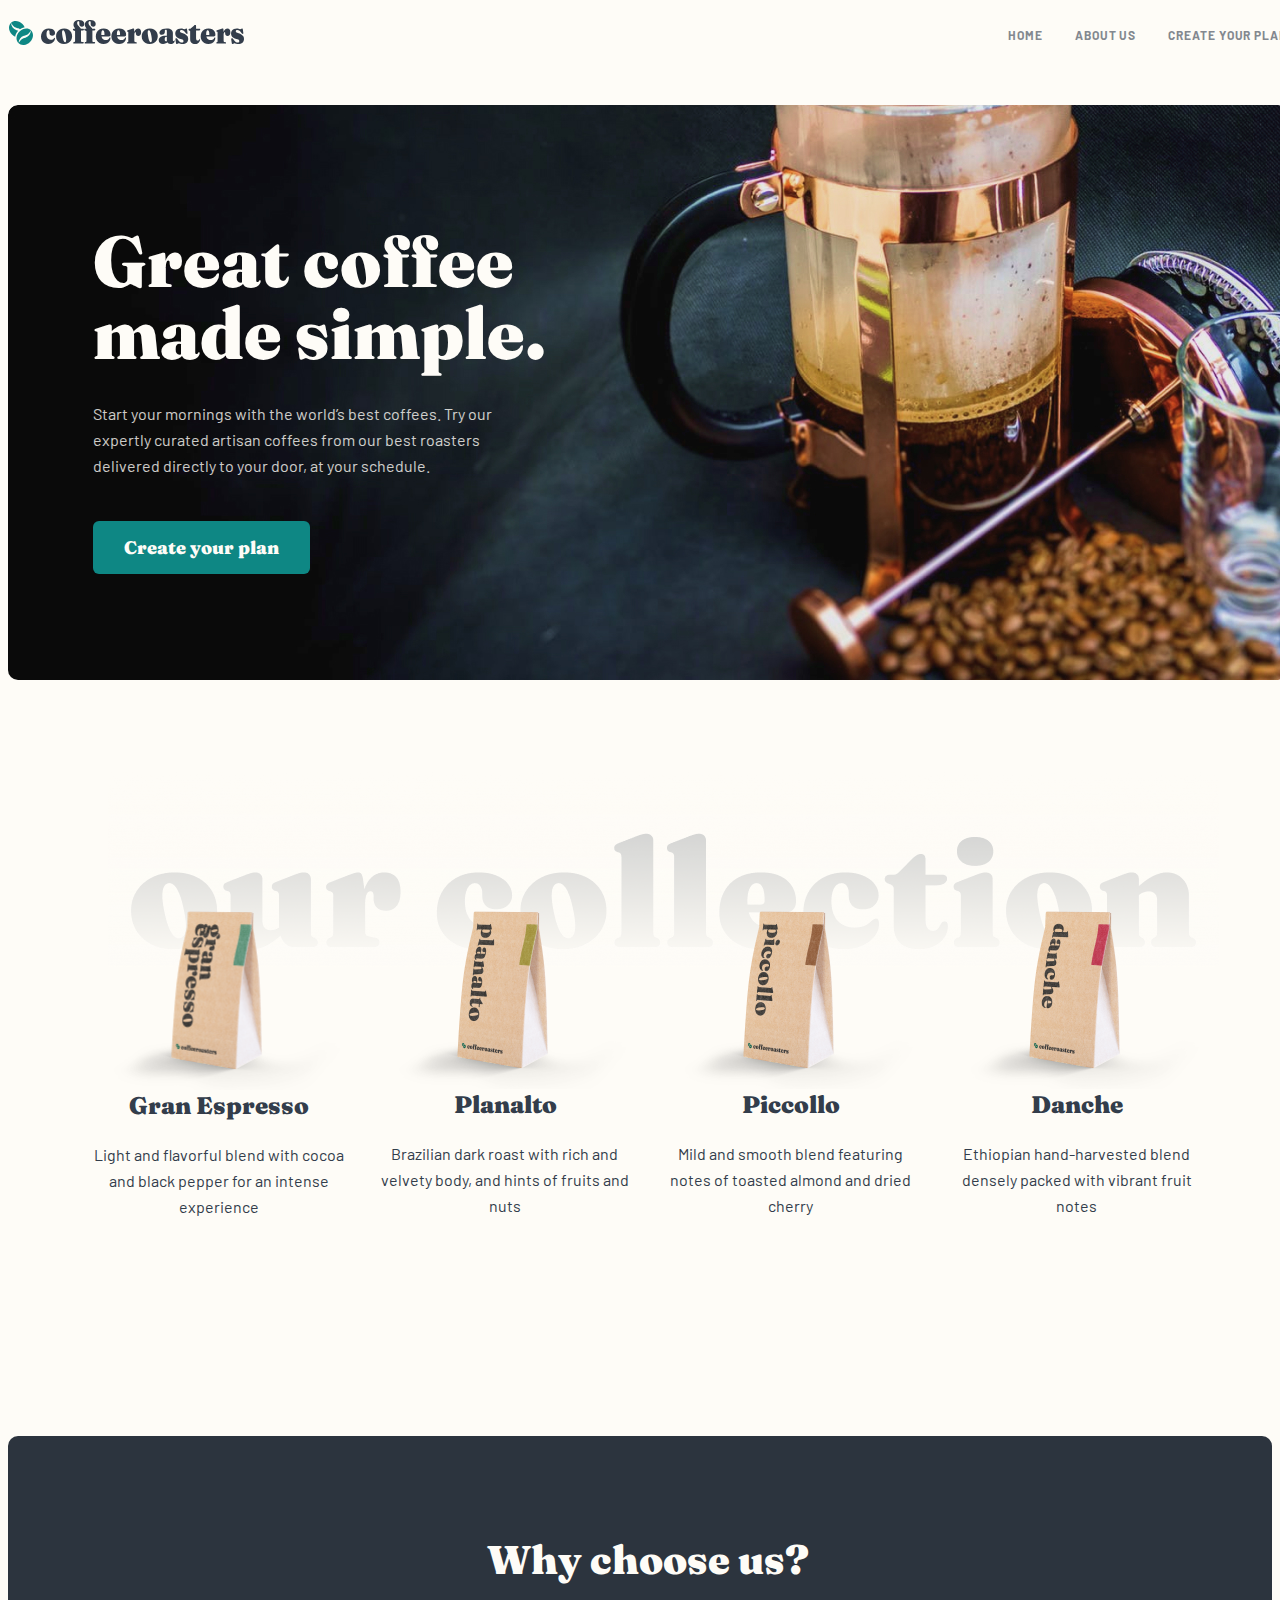
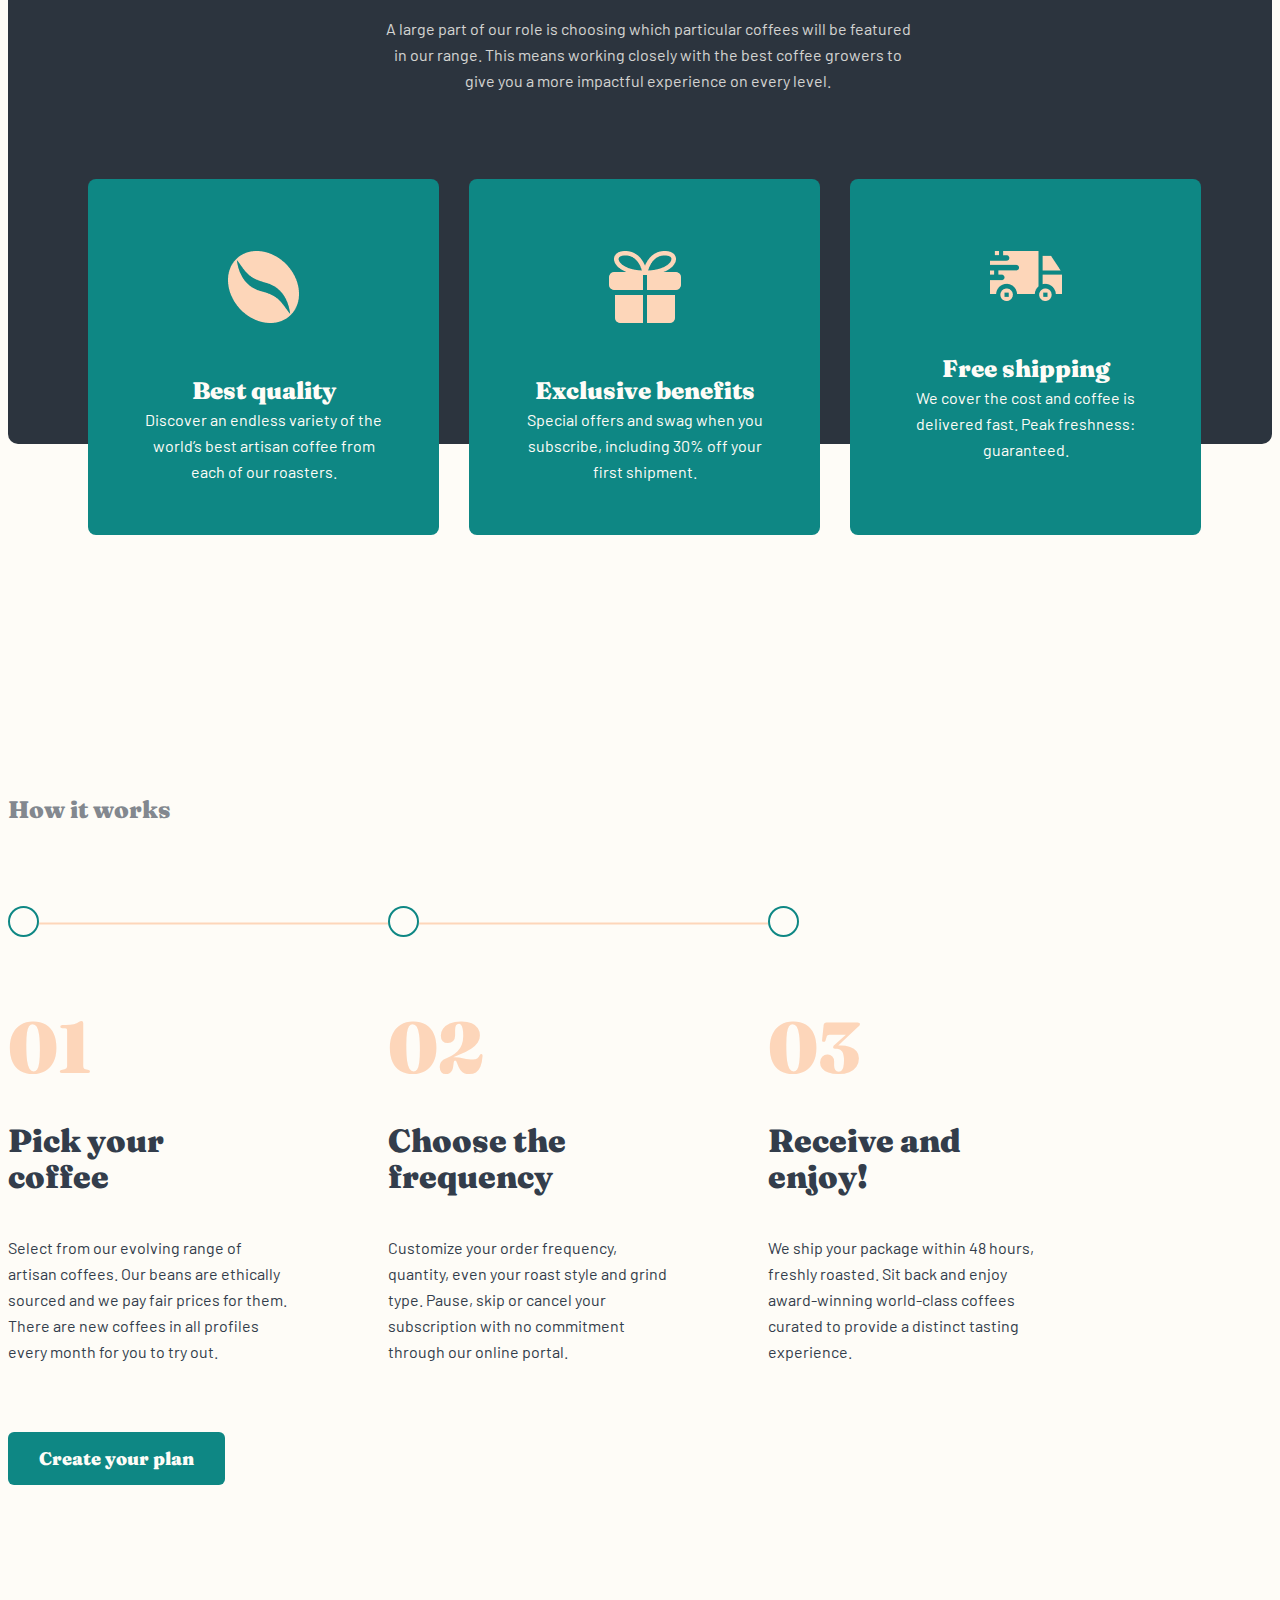
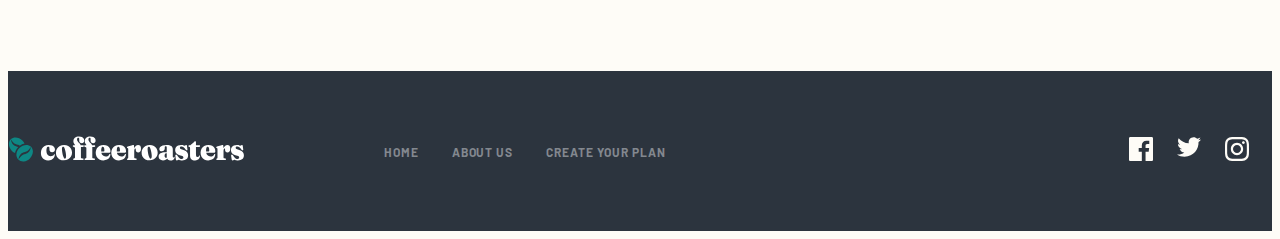
<file: index.html>
<!DOCTYPE html>
<html lang="en">
  <head>
    <meta charset="UTF-8" />
    <meta http-equiv="X-UA-Compatible" content="IE=edge" />
    <meta name="viewport" content="width=device-width, initial-scale=1.0" />
    <link rel="stylesheet" href="./Css/main.css " />
    <title>Coffeeroasters</title>
    <link rel="icon" type="image/x-icon" href="./Img/CombinedShape.svg" />
  </head>
  <body>
    <!-- Header section start -->
    <header>
      <div class="container">
        <div class="nav">
          <a href="./index.html">
            <img src="./Img/Group5.svg" alt="nav-logo" />
          </a>
          <ul class="nav-list">
            <li class="nav-item">
              <a class="nav-link" href="./index.html">HOME</a>
            </li>
            <li class="nav-item">
              <a class="nav-link" href="./about.html">ABOUT US</a>
            </li>
            <li class="nav-item">
              <a class="nav-link" href="./subscribe.html">Create your plan</a>
            </li>
          </ul>
        </div>
      </div>
    </header>
    <!-- Header section end -->
    <main>
      <!-- Plan section start -->
      <section class="plan-section">
        <div class="container">
          <div class="hero">
            <h2 class="hero-title">Great coffee made simple.</h2>
            <p class="hero-text">
              Start your mornings with the world’s best coffees. Try our
              expertly curated artisan coffees from our best roasters delivered
              directly to your door, at your schedule.
            </p>
            <a class="hero-btn" href="#">Create your plan</a>
          </div>
        </div>
      </section>
      <!-- Plan section start -->

      <!-- Collection section start -->
      <section class="collection-section">
        <div class="container">
          <div class="collection">
            <span class="collection-span">
              <img src="./Img/Group13.png" alt="our-collection" />
            </span>
            <ul class="collection-list">
              <li class="collection-item">
                <img
                  class="collection-img"
                  src="./Img/expresso.png"
                  alt="expresso"
                  width="256"
                />
                <h2 class="collection-title">Gran Espresso</h2>
                <p class="collection-text">
                  Light and flavorful blend with cocoa and black pepper for an
                  intense experience
                </p>
              </li>
              <li class="collection-item">
                <img
                  class="collection-img"
                  src="./Img/kopi2.png"
                  alt="Planalto"
                  width="256"
                />
                <h2 class="collection-title">Planalto</h2>
                <p class="collection-text">
                  Brazilian dark roast with rich and velvety body, and hints of
                  fruits and nuts
                </p>
              </li>
              <li class="collection-item">
                <img
                  class="collection-img"
                  src="./Img/kopi3.png"
                  alt="Piccollo"
                  width="256"
                />
                <h2 class="collection-title">Piccollo</h2>
                <p class="collection-text">
                  Mild and smooth blend featuring notes of toasted almond and
                  dried cherry
                </p>
              </li>
              <li class="collection-item">
                <img
                  class="collection-img"
                  src="./Img/kopi4(1).png"
                  alt="Danche"
                  width="256"
                />
                <h2 class="collection-title">Danche</h2>
                <p class="collection-text">
                  Ethiopian hand-harvested blend densely packed with vibrant
                  fruit notes
                </p>
              </li>
            </ul>
          </div>
        </div>
      </section>
      <!-- Collection section end -->

      <!-- Choose section start -->
      <section class="choose-section">
        <div class="container">
          <div class="choose">
            <h2 class="choose-title">Why choose us?</h2>
            <p class="choose-text">
              A large part of our role is choosing which particular coffees will
              be featured in our range. This means working closely with the best
              coffee growers to give you a more impactful experience on every
              level.
            </p>
            <ul class="choose-list">
              <li class="choose-item">
                <img
                  class="choose-img"
                  src="./Img/Best-quality.png"
                  alt="Best quality"
                />
                <h3 class="choose-subtitle">Best quality</h3>
                <p class="choose-desk">
                  Discover an endless variety of the world’s best artisan coffee
                  from each of our roasters.
                </p>
              </li>
              <li class="choose-item">
                <img
                  class="choose-img"
                  src="./Img/Exclusive-benefits.png"
                  alt="Exclusive benefits"
                />
                <h3 class="choose-subtitle">Exclusive benefits</h3>
                <p class="choose-desk">
                  Special offers and swag when you subscribe, including 30% off
                  your first shipment.
                </p>
              </li>
              <li class="choose-item">
                <img
                  class="choose-img"
                  src="./Img/Free-shipping.png"
                  alt="Free shipping"
                />
                <h3 class="choose-subtitle">Free shipping</h3>
                <p class="choose-desk">
                  We cover the cost and coffee is delivered fast. Peak
                  freshness: guaranteed.
                </p>
              </li>
            </ul>
          </div>
        </div>
      </section>
      <!-- Choose section end -->

      <!-- How-it-works section start -->
      <section class="how-it-works_section">
        <div class="container">
          <h2 class="how-it-works-title">How it works</h2>
          <div class="spans">
            <span class="spans-span"> <img src="./Img/Oval.svg" alt="" /></span>
            <span class="spans-span"> <img src="./Img/Oval.svg" alt="" /></span>
            <span class="spans-span"> <img src="./Img/Oval.svg" alt="" /></span>
          </div>
          <ul class="how-it-works-list">
            <li class="how-it-works-item">
              <span class="how-it-works-span">01</span>
              <h3 class="how-it-works-subtitle">Pick your coffee</h3>
              <p class="how-it-works-text">
                Select from our evolving range of artisan coffees. Our beans are
                ethically sourced and we pay fair prices for them. There are new
                coffees in all profiles every month for you to try out.
              </p>
            </li>
            <li class="how-it-works-item">
              <span class="how-it-works-span">02</span>
              <h3 class="how-it-works-subtitle">Choose the frequency</h3>
              <p class="how-it-works-text">
                Customize your order frequency, quantity, even your roast style
                and grind type. Pause, skip or cancel your subscription with no
                commitment through our online portal.
              </p>
            </li>
            <li class="how-it-works-item">
              <span class="how-it-works-span">03</span>
              <h3 class="how-it-works-subtitle">Receive and enjoy!</h3>
              <p class="how-it-works-text">
                We ship your package within 48 hours, freshly roasted. Sit back
                and enjoy award-winning world-class coffees curated to provide a
                distinct tasting experience.
              </p>
            </li>
          </ul>
          <a class="how-it-works-btn" href="#">Create your plan</a>
        </div>
      </section>
      <!-- How-it-works section end -->
    </main>
    <!-- Footer section start -->
    <footer>
      <div class="container">
        <div class="footer-box">
          <a class="footer-logo-link" href="./index.html">
            <img src="./Img/Group.svg" alt="footer-logo" />
          </a>
          <ul class="footer-list">
            <li class="footer-item">
              <a class="footer-link" href="./index.html">HOME</a>
            </li>
            <li class="footer-item">
              <a class="footer-link" href="./about.html">ABOUT US</a>
            </li>
            <li class="footer-item">
              <a class="footer-link" href="./subscribe.html"
                >Create your plan</a
              >
            </li>
          </ul>
          <ul class="footer-extra-box-list">
            <li class="footer-extra-box-item">
              <a class="footer-extra-box-link" href="https://www.facebook.com">
                <img src="./Img/Path(1).svg" alt="facebook-icon" />
              </a>
            </li>
            <li class="footer-extra-box-item">
              <a class="footer-extra-box-link" href="">
                <img src="./Img/Path(2).svg" alt="twitter-icon" />
              </a>
            </li>
            <li class="footer-extra-box-item">
              <a class="footer-extra-box-link" href="">
                <img src="./Img/Shape.svg" alt="instagram-icon" />
              </a>
            </li>
          </ul>
        </div>
      </div>
    </footer>
    <!-- Footer section end -->
  </body>
</html>
</file>
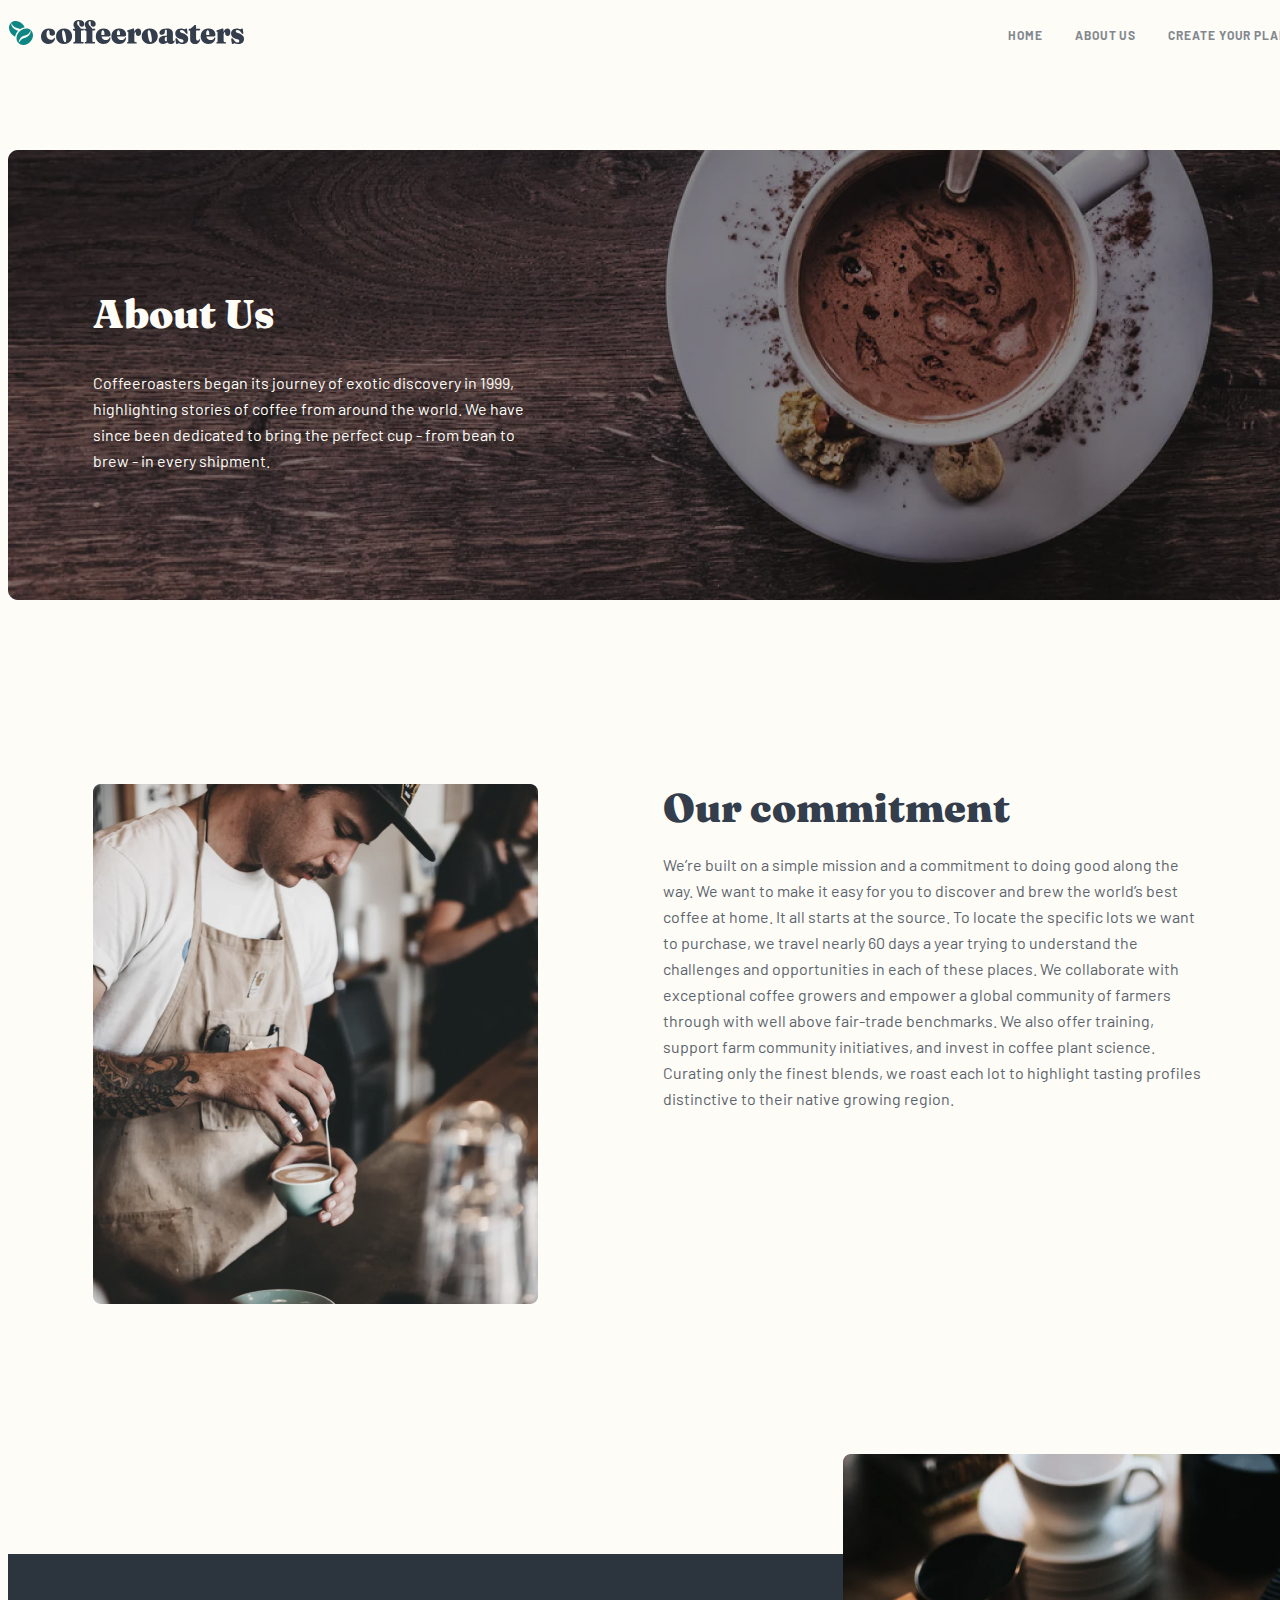
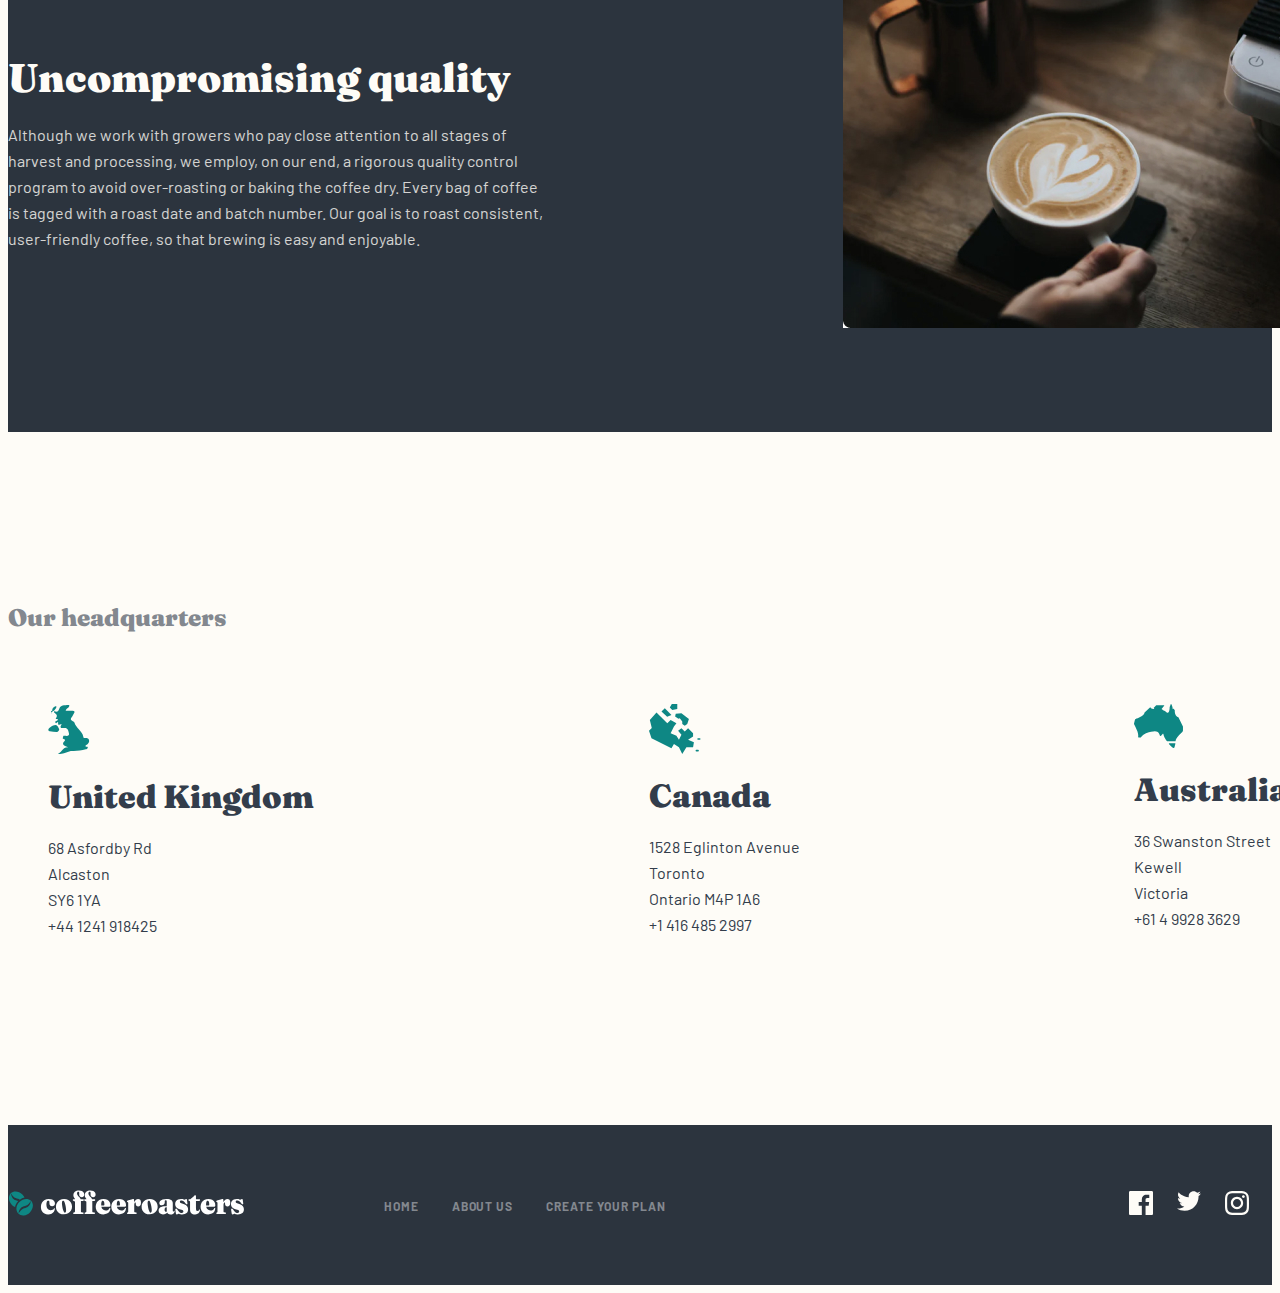
<file: about.html>
<!DOCTYPE html>
<html lang="en">
  <head>
    <meta charset="UTF-8" />
    <meta http-equiv="X-UA-Compatible" content="IE=edge" />
    <meta name="viewport" content="width=device-width, initial-scale=1.0" />
    <link rel="stylesheet" href="./Css/main.css " />
    <title>Coffeeroasters</title>
    <link rel="icon" type="image/x-icon" href="./Img/CombinedShape.svg" />
  </head>
  <body>
    <header>
      <div class="container">
        <div class="nav">
          <a href="./index.html">
            <img src="./Img/Group5.svg" alt="nav-logo" />
          </a>
          <ul class="nav-list">
            <li class="nav-item">
              <a class="nav-link" href="./index.html">HOME</a>
            </li>
            <li class="nav-item">
              <a class="nav-link" href="./about.html">ABOUT US</a>
            </li>
            <li class="nav-item">
              <a class="nav-link" href="./subscribe.html">Create your plan</a>
            </li>
          </ul>
        </div>
      </div>
    </header>
    <main>
      <section class="about__section">
        <div class="container">
          <div class="about__hero">
            <h2 class="about__title">About Us</h2>
            <p class="about__text">
              Coffeeroasters began its journey of exotic discovery in 1999,
              highlighting stories of coffee from around the world. We have
              since been dedicated to bring the perfect cup - from bean to brew
              - in every shipment.
            </p>
          </div>
        </div>
      </section>
      <section class="commit__section">
        <div class="container">
          <div class="commit">
            <img src="./Img/Bitmap(2).jpg" alt="commit-img" />
            <div class="commit-box">
              <h2 class="commit__title">Our commitment</h2>
              <p class="commit__text">
                We’re built on a simple mission and a commitment to doing good
                along the way. We want to make it easy for you to discover and
                brew the world’s best coffee at home. It all starts at the
                source. To locate the specific lots we want to purchase, we
                travel nearly 60 days a year trying to understand the challenges
                and opportunities in each of these places. We collaborate with
                exceptional coffee growers and empower a global community of
                farmers through with well above fair-trade benchmarks. We also
                offer training, support farm community initiatives, and invest
                in coffee plant science. Curating only the finest blends, we
                roast each lot to highlight tasting profiles distinctive to
                their native growing region.
              </p>
            </div>
          </div>
        </div>
      </section>
      <section class="quality__section">
        <div class="container">
          <div class="quality">
            <div class="quality-box">
              <h2 class="quality__title">Uncompromising quality</h2>
              <p class="quality__text">
                Although we work with growers who pay close attention to all
                stages of harvest and processing, we employ, on our end, a
                rigorous quality control program to avoid over-roasting or
                baking the coffee dry. Every bag of coffee is tagged with a
                roast date and batch number. Our goal is to roast consistent,
                user-friendly coffee, so that brewing is easy and enjoyable.
              </p>
            </div>
            <img
              class="quality-img"
              src="./Img/Bitmap(3).jpg"
              alt="quality-img"
            />
          </div>
        </div>
      </section>
      <section class="location__section">
        <div class="container">
          <div class="location">
            <h2 class="location-title">Our headquarters</h2>
            <ul class="location__list">
              <li class="location__item">
                <img src="./Img/CombinedShape(3).svg" alt="UK-logo" />
                <h3 class="location__subtitle">United Kingdom</h3>
                <p class="location__text">68 Asfordby Rd</p>
                <p class="location__text">Alcaston</p>
                <p class="location__text">SY6 1YA</p>
                <a class="location__link" href="tel:+441241918425"
                  >+44 1241 918425</a
                >
              </li>
              <li class="location__item">
                <img src="./Img/CombinedShape(2).svg" alt="Canada-logo" />
                <h3 class="location__subtitle">Canada</h3>
                <p class="location__text">1528 Eglinton Avenue</p>
                <p class="location__text">Toronto</p>
                <p class="location__text">Ontario M4P 1A6</p>
                <a class="location__link" href="tel:+14164852997"
                  >+1 416 485 2997</a
                >
              </li>
              <li class="location__item">
                <img src="./Img/CombinedShape(1).svg" alt="Australia-logo" />
                <h3 class="location__subtitle">Australia</h3>
                <p class="location__text">36 Swanston Street</p>
                <p class="location__text">Kewell</p>
                <p class="location__text">Victoria</p>
                <a class="location__link" href="tel:+61499283629"
                  >+61 4 9928 3629</a
                >
              </li>
            </ul>
          </div>
        </div>
      </section>
    </main>
    <footer>
      <div class="container">
        <div class="footer-box">
          <a class="footer-logo-link" href="./index.html">
            <img src="./Img/Group.svg" alt="footer-logo" />
          </a>
          <ul class="footer-list">
            <li class="footer-item">
              <a class="footer-link" href="./index.html">HOME</a>
            </li>
            <li class="footer-item">
              <a class="footer-link" href="./about.html">ABOUT US</a>
            </li>
            <li class="footer-item">
              <a class="footer-link" href="./subscribe.html"
                >Create your plan</a
              >
            </li>
          </ul>
          <ul class="footer-extra-box-list">
            <li class="footer-extra-box-item">
              <a class="footer-extra-box-link" href="https://www.facebook.com">
                <img src="./Img/Path(1).svg" alt="facebook-icon" />
              </a>
            </li>
            <li class="footer-extra-box-item">
              <a class="footer-extra-box-link" href="">
                <img src="./Img/Path(2).svg" alt="twitter-icon" />
              </a>
            </li>
            <li class="footer-extra-box-item">
              <a class="footer-extra-box-link" href="">
                <img src="./Img/Shape.svg" alt="instagram-icon" />
              </a>
            </li>
          </ul>
        </div>
      </div>
    </footer>
  </body>
</html>
</file>
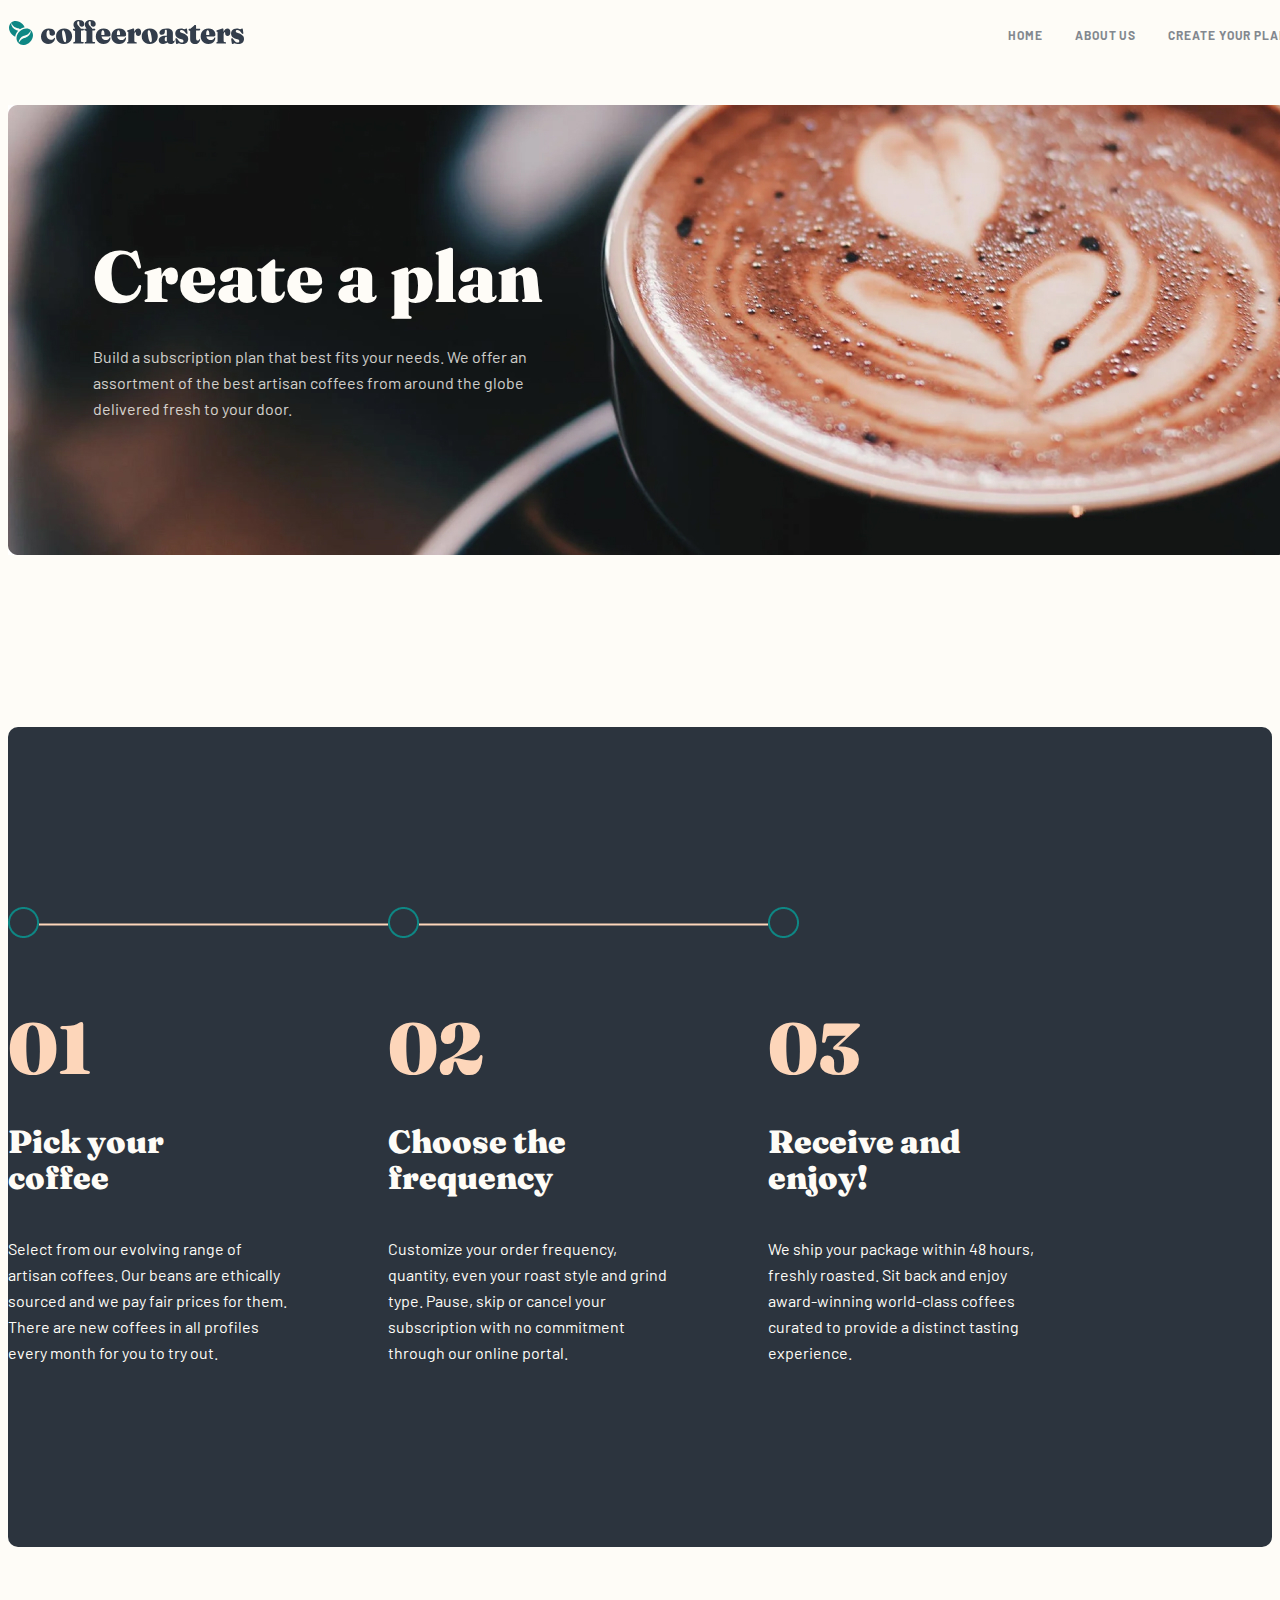
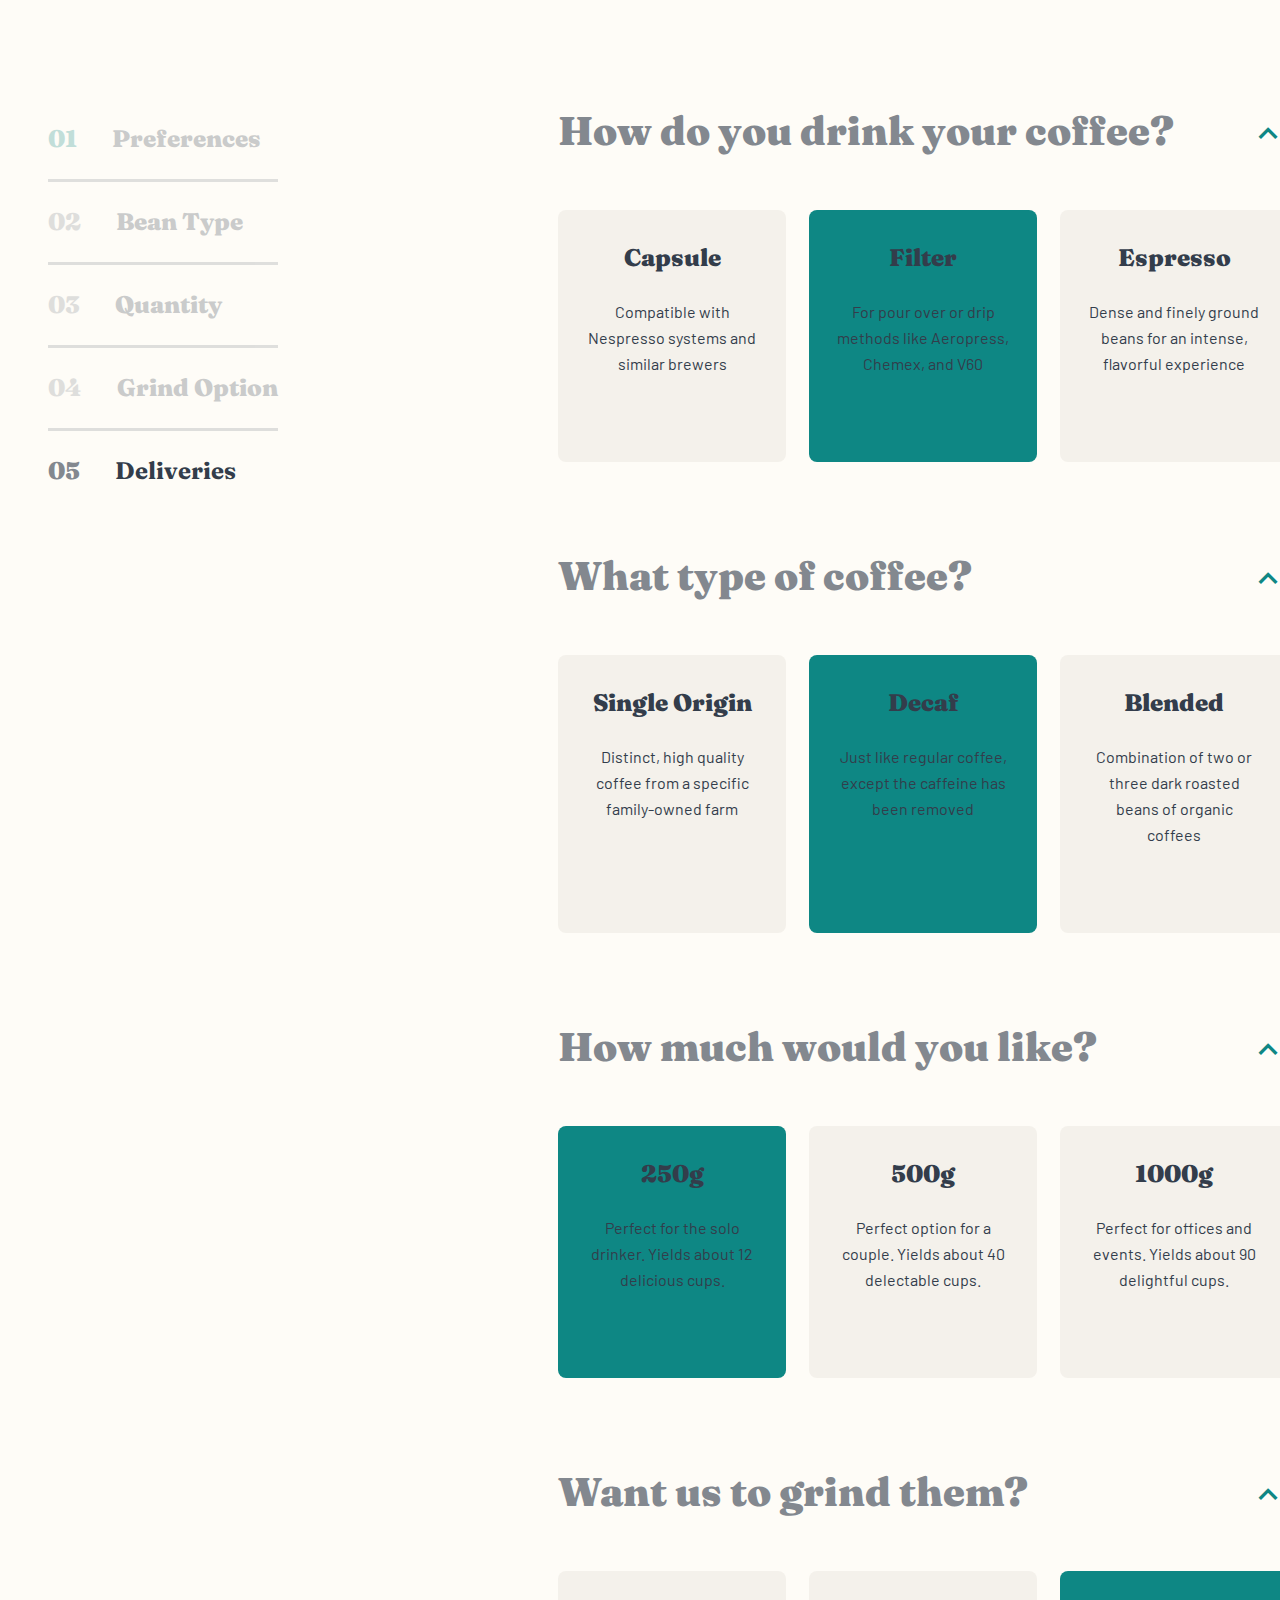
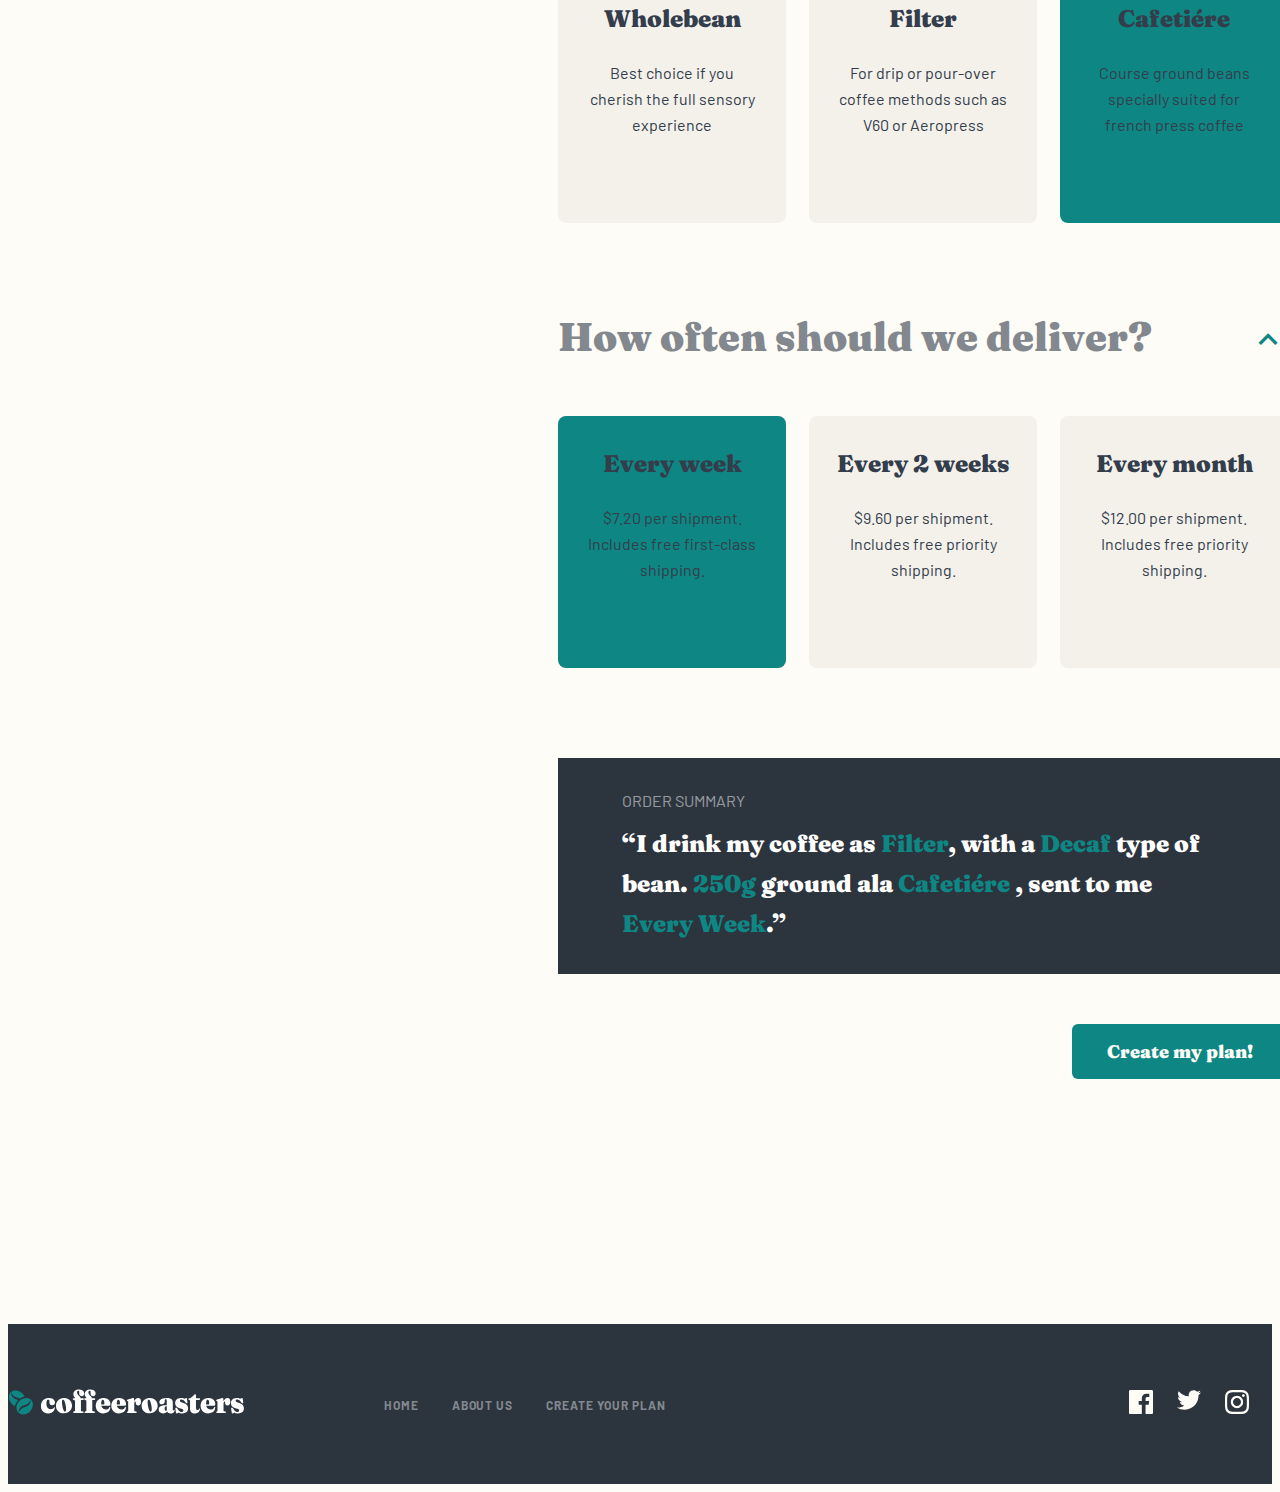
<file: subscribe.html>
<!DOCTYPE html>
<html lang="en">
  <head>
    <meta charset="UTF-8" />
    <meta http-equiv="X-UA-Compatible" content="IE=edge" />
    <meta name="viewport" content="width=device-width, initial-scale=1.0" />
    <link rel="stylesheet" href="./Css/main.css " />
    <link
      href="https://unpkg.com/boxicons@2.1.2/css/boxicons.min.css"
      rel="stylesheet"
    />
    <title>Coffeeroasters</title>
    <link rel="icon" type="image/x-icon" href="./Img/CombinedShape.svg" />
  </head>
  <body>
    <header>
      <div class="container">
        <div class="nav">
          <a href="./index.html">
            <img src="./Img/Group5.svg" alt="nav-logo" />
          </a>
          <ul class="nav-list">
            <li class="nav-item">
              <a class="nav-link" href="./index.html">HOME</a>
            </li>
            <li class="nav-item">
              <a class="nav-link" href="./about.html">ABOUT US</a>
            </li>
            <li class="nav-item">
              <a class="nav-link" href="./subscribe.html">Create your plan</a>
            </li>
          </ul>
        </div>
      </div>
    </header>
    <main>
      <section class="plan__section">
        <div class="container">
          <div class="plan">
            <h2 class="plan__title">Create a plan</h2>
            <p class="plan__text">
              Build a subscription plan that best fits your needs. We offer an
              assortment of the best artisan coffees from around the globe
              delivered fresh to your door.
            </p>
          </div>
        </div>
      </section>
      <section class="works__section">
        <div class="container">
          <div class="works__spans">
            <span class="works__spans-span">
              <img src="./Img/OvalCopy.png" alt=""
            /></span>
            <span class="works__spans-span">
              <img src="./Img/OvalCopy.png" alt=""
            /></span>
            <span class="works__spans-span">
              <img src="./Img/OvalCopy.png" alt=""
            /></span>
          </div>
          <ul class="works__list">
            <li class="works__item">
              <span class="works__span">01</span>
              <h2 class="works__subtitle">Pick your coffee</h2>
              <p class="works__text">
                Select from our evolving range of artisan coffees. Our beans are
                ethically sourced and we pay fair prices for them. There are new
                coffees in all profiles every month for you to try out.
              </p>
            </li>
            <li class="works__item">
              <span class="works__span">02</span>
              <h2 class="works__subtitle">Choose the frequency</h2>
              <p class="works__text">
                Customize your order frequency, quantity, even your roast style
                and grind type. Pause, skip or cancel your subscription with no
                commitment through our online portal.
              </p>
            </li>
            <li class="works__item">
              <span class="works__span">03</span>
              <h2 class="works__subtitle">Receive and enjoy!</h2>
              <p class="works__text">
                We ship your package within 48 hours, freshly roasted. Sit back
                and enjoy award-winning world-class coffees curated to provide a
                distinct tasting experience.
              </p>
            </li>
          </ul>
        </div>
      </section>
      <section class="cards-section">
        <div class="container">
          <div class="cards">
            <ul class="cards-list">
              <li class="cards-item">
                <span class="cards-non-span">01</span> Preferences
              </li>
              <li class="cards-item">
                <span class="cards-span">02</span> Bean Type
              </li>
              <li class="cards-item">
                <span class="cards-span">03</span> Quantity
              </li>
              <li class="cards-item">
                <span class="cards-span">04</span> Grind Option
              </li>
              <li class="cards-non-item">
                <span class="cards-span">05</span> Deliveries
              </li>
            </ul>
            <div class="cards__questions">
              <h2 class="cards__questions_title">
                How do you drink your coffee?
                <span><i class="bx bx-chevron-up"></i></span>
              </h2>
              <ul class="cards__questions_drink_list">
                <li class="cards__questions_item">
                  <h3 class="cards__questions_subtitle">Capsule</h3>
                  <p class="cards__questions_text">
                    Compatible with Nespresso systems and similar brewers
                  </p>
                </li>
                <li class="cards__questions_item">
                  <h3 class="cards__questions_subtitle">Filter</h3>
                  <p class="cards__questions_text">
                    For pour over or drip methods like Aeropress, Chemex, and
                    V60
                  </p>
                </li>
                <li class="cards__questions_item">
                  <h3 class="cards__questions_subtitle">Espresso</h3>
                  <p class="cards__questions_text">
                    Dense and finely ground beans for an intense, flavorful
                    experience
                  </p>
                </li>
              </ul>
              <h2 class="cards__questions_title">
                What type of coffee?
                <span><i class="bx bx-chevron-up"></i></span>
              </h2>
              <ul class="cards__questions_type_list">
                <li class="cards__questions_item">
                  <h3 class="cards__questions_subtitle">Single Origin</h3>
                  <p class="cards__questions_text">
                    Distinct, high quality coffee from a specific family-owned
                    farm
                  </p>
                </li>
                <li class="cards__questions_item">
                  <h3 class="cards__questions_subtitle">Decaf</h3>
                  <p class="cards__questions_text">
                    Just like regular coffee, except the caffeine has been
                    removed
                  </p>
                </li>
                <li class="cards__questions_item">
                  <h3 class="cards__questions_subtitle">Blended</h3>
                  <p class="cards__questions_text">
                    Combination of two or three dark roasted beans of organic
                    coffees
                  </p>
                </li>
              </ul>
              <h2 class="cards__questions_title">
                How much would you like?
                <span><i class="bx bx-chevron-up"></i></span>
              </h2>
              <ul class="cards__questions_would_list">
                <li class="cards__questions_item">
                  <h3 class="cards__questions_subtitle">250g</h3>
                  <p class="cards__questions_text">
                    Perfect for the solo drinker. Yields about 12 delicious
                    cups.
                  </p>
                </li>
                <li class="cards__questions_item">
                  <h3 class="cards__questions_subtitle">500g</h3>
                  <p class="cards__questions_text">
                    Perfect option for a couple. Yields about 40 delectable
                    cups.
                  </p>
                </li>
                <li class="cards__questions_item">
                  <h3 class="cards__questions_subtitle">1000g</h3>
                  <p class="cards__questions_text">
                    Perfect for offices and events. Yields about 90 delightful
                    cups.
                  </p>
                </li>
              </ul>
              <h2 class="cards__questions_title">
                Want us to grind them?
                <span><i class="bx bx-chevron-up"></i></span>
              </h2>
              <ul class="cards__questions_grind_list">
                <li class="cards__questions_item">
                  <h3 class="cards__questions_subtitle">Wholebean</h3>
                  <p class="cards__questions_text">
                    Best choice if you cherish the full sensory experience
                  </p>
                </li>
                <li class="cards__questions_item">
                  <h3 class="cards__questions_subtitle">Filter</h3>
                  <p class="cards__questions_text">
                    For drip or pour-over coffee methods such as V60 or
                    Aeropress
                  </p>
                </li>
                <li class="cards__questions_item">
                  <h3 class="cards__questions_subtitle">Cafetiére</h3>
                  <p class="cards__questions_text">
                    Course ground beans specially suited for french press coffee
                  </p>
                </li>
              </ul>
              <h2 class="cards__questions_title">
                How often should we deliver?
                <span><i class="bx bx-chevron-up"></i></span>
              </h2>
              <ul class="cards__questions_deliver_list">
                <li class="cards__questions_item">
                  <h3 class="cards__questions_subtitle">Every week</h3>
                  <p class="cards__questions_text">
                    $7.20 per shipment. Includes free first-class shipping.
                  </p>
                </li>
                <li class="cards__questions_item">
                  <h3 class="cards__questions_subtitle">Every 2 weeks</h3>
                  <p class="cards__questions_text">
                    $9.60 per shipment. Includes free priority shipping.
                  </p>
                </li>
                <li class="cards__questions_item">
                  <h3 class="cards__questions_subtitle">Every month</h3>
                  <p class="cards__questions_text">
                    $12.00 per shipment. Includes free priority shipping.
                  </p>
                </li>
              </ul>
              <div class="cards__order-box">
                <h4 class="cards__order-title">Order Summary</h4>
                <p class="cards__order-text">
                  “I drink my coffee as
                  <span class="cards__order-text-span">Filter</span>, with a
                  <span class="cards__order-text-span">Decaf</span> type of
                  bean. <span class="cards__order-text-span">250g</span> ground
                  ala <span class="cards__order-text-span"> Cafetiére</span> ,
                  sent to me
                  <span class="cards__order-text-span">Every Week</span>.”
                </p>
              </div>
            </div>
          </div>
          <a class="cards__order-btn" href="#"> Create my plan! </a>
        </div>
      </section>
    </main>
    <footer>
      <div class="container">
        <div class="footer-box">
          <a class="footer-logo-link" href="./index.html">
            <img src="./Img/Group.svg" alt="footer-logo" />
          </a>
          <ul class="footer-list">
            <li class="footer-item">
              <a class="footer-link" href="./index.html">HOME</a>
            </li>
            <li class="footer-item">
              <a class="footer-link" href="./about.html">ABOUT US</a>
            </li>
            <li class="footer-item">
              <a class="footer-link" href="./subscribe.html"
                >Create your plan</a
              >
            </li>
          </ul>
          <ul class="footer-extra-box-list">
            <li class="footer-extra-box-item">
              <a class="footer-extra-box-link" href="https://www.facebook.com">
                <img src="./Img/Path(1).svg" alt="facebook-icon" />
              </a>
            </li>
            <li class="footer-extra-box-item">
              <a class="footer-extra-box-link" href="">
                <img src="./Img/Path(2).svg" alt="twitter-icon" />
              </a>
            </li>
            <li class="footer-extra-box-item">
              <a class="footer-extra-box-link" href="">
                <img src="./Img/Shape.svg" alt="instagram-icon" />
              </a>
            </li>
          </ul>
        </div>
      </div>
    </footer>
  </body>
</html>
</file>
<file: Css/main.css>
@import url("https://fonts.googleapis.com/css2?family=Barlow&family=Fraunces:wght@900&display=swap");
body {
  background: #fefcf7;
  font-family: "Barlow", sans-serif;
  font-family: "Fraunces", serif;
}
.container {
  width: 1280px;
  margin: 0 auto;
}
h1,
h2,
h3,
h4,
h5,
h6,
p {
  margin: 0;
}
.nav {
  display: flex;
  justify-content: space-between;
  margin-bottom: 45px;
  align-items: center;
}

.nav-list {
  display: flex;
}

.nav-item {
  list-style: none;
  margin-right: 32px;
}
.nav-link {
  font-family: "Barlow";
  text-decoration: none;
  font-style: normal;
  font-weight: 700;
  font-size: 12px;
  line-height: 15px;
  letter-spacing: 0.923077px;
  text-transform: uppercase;
  color: #83888f;
}
.nav-item:nth-child(3) {
  margin: 0;
}
.nav-link:active {
  font-style: normal;
  font-weight: 700;
  font-size: 12px;
  line-height: 15px;
  letter-spacing: 0.923077px;
  text-transform: uppercase;
  color: #333d4b;
}

.hero {
  padding: 120px 0 120px 0;
  background-image: url("../Img/Bitmap.jpg");
  background-repeat: no-repeat;
  border-radius: 10px;
}
.hero-title {
  font-family: "Fraunces";
  margin: 0 0 32px 85px;
  font-style: normal;
  font-weight: 900;
  font-size: 72px;
  line-height: 72px;
  color: #fefcf7;
  width: 493px;
}
.hero-text {
  font-family: "Barlow";
  font-style: normal;
  font-weight: 400;
  font-size: 16px;
  line-height: 26px;
  width: 445px;
  color: #fefcf7;
  mix-blend-mode: normal;
  opacity: 0.8;
  margin: 0 0 56px 85px;
}
.hero-btn {
  font-style: normal;
  font-weight: 900;
  font-size: 18px;
  line-height: 25px;
  text-align: center;
  color: #fefcf7;
  background: #0e8784;
  border-radius: 6px;
  padding: 15px 31px;
  text-decoration: none;
  margin-left: 85px;
}

.hero-btn:active {
  background: #66d2cf;
  border-radius: 6px;
}

/* <!-- Collection section start --> */

.collection-section {
  padding: 200px 0 200px 0;
}
.collection {
  position: relative;
}
.collection-span {
  position: absolute;
  z-index: 0;
  top: -125px;
  left: 100px;
}

.collection-list {
  display: flex;
  justify-content: center;
  align-items: center;
  padding: 0;
  position: relative;
}
.collection-item {
  list-style: none;
  margin-right: 30px;
}
.collection-item:nth-child(4) {
  margin: 0;
}
.collection-img {
  display: block;
  margin: auto;
}

.collection-title {
  font-family: "Fraunces";
  font-style: normal;
  font-weight: 900;
  font-size: 24px;
  line-height: 32px;
  text-align: center;
  color: #333d4b;
  margin-bottom: 20px;
}
.collection-text {
  font-family: "Barlow";
  width: 255px;
  font-style: normal;
  font-weight: 400;
  font-size: 16px;
  line-height: 26px;
  text-align: center;
  color: #333d4b;
}
/* <!-- Collection section end --> */

/* Choose-section start */

.choose-section {
  background: #2c343e;
  border-radius: 10px;
  padding: 100px 0 350px 0;
}
.choose {
  position: relative;
}
.choose-title {
  font-family: "Fraunces";
  font-style: normal;
  font-weight: 900;
  font-size: 40px;
  line-height: 48px;
  text-align: center;
  color: #fefcf7;
  margin-bottom: 32px;
}
.choose-text {
  font-family: "Barlow";
  font-style: normal;
  font-weight: 400;
  font-size: 16px;
  line-height: 26px;
  text-align: center;
  color: #fefcf7;
  mix-blend-mode: normal;
  opacity: 0.8;
  width: 540px;
  margin: 0 auto;
}
.choose-list {
  padding: 0;
  display: flex;
  margin-top: 85px;
  position: absolute;
  left: 80px;
}
.choose-item {
  padding: 72px 48px 50px 48px;
  align-items: center;
  text-align: center;
  list-style: none;
  background: #0e8784;
  border-radius: 8px;
  margin-right: 30px;
}

.choose-item:nth-child(3) {
  margin: 0;
}

.choose-img {
  margin-bottom: 48px;
}
.choose-subtitle {
  font-family: "Fraunces";
  font-style: normal;
  font-weight: 900;
  font-size: 24px;
  line-height: 32px;
  text-align: center;
  color: #fefcf7;
}
.choose-desk {
  font-family: "Barlow";
  font-style: normal;
  font-weight: 400;
  font-size: 16px;
  line-height: 26px;
  text-align: center;
  color: #fefcf7;
  width: 255px;
}

/* Choose-section end */

.how-it-works_section {
  padding: 350px 0 200px 0;
}

.how-it-works-title {
  font-family: "Fraunces";
  font-style: normal;
  font-weight: 900;
  font-size: 24px;
  line-height: 32px;
  color: #83888f;
  margin-bottom: 20px;
}

.how-it-works-list {
  display: flex;
  padding: 0;
}
.how-it-works-item {
  list-style: none;
  margin-right: 95px;
  width: 285px;
}
.how-it-works-item:nth-child(3) {
  margin: 0;
}
.how-it-works-span {
  font-family: "Fraunces";
  font-style: normal;
  font-weight: 900;
  font-size: 72px;
  line-height: 72px;
  color: #fdd6ba;
}

.how-it-works-subtitle {
  font-family: "Fraunces";
  font-style: normal;
  font-weight: 900;
  font-size: 32px;
  line-height: 36px;
  color: #333d4b;
  width: 200px;
  margin: 40px 0;
}
.how-it-works-text {
  font-family: "Barlow";
  font-style: normal;
  font-weight: 400;
  font-size: 16px;
  line-height: 26px;
  color: #333d4b;
  margin-bottom: 65px;
}
.spans {
  background-image: url("../Img/Path2.svg");
  background-repeat: no-repeat;
  background-position: left;
  margin: 80px 0 70px 0;
}
.spans-span {
  background: #fefcf7;
  margin-right: 345px;
}

.how-it-works-btn {
  font-style: normal;
  font-weight: 900;
  font-size: 18px;
  line-height: 25px;
  text-align: center;
  color: #fefcf7;
  background: #0e8784;
  border-radius: 6px;
  padding: 15px 31px;
  text-decoration: none;
}

.how-it-works-btn:active {
  background: #66d2cf;
  border-radius: 6px;
}

footer {
  background: #2c343e;
  padding: 50px 0;
}
.footer-box {
  display: flex;
  align-items: center;
}
.footer-logo-link {
  margin-right: 100px;
}
.footer-list {
  display: flex;
}

.footer-item {
  list-style: none;
  margin-right: 33px;
}

.footer-link {
  text-decoration: none;
  font-family: "Barlow";
  font-style: normal;
  font-weight: 700;
  font-size: 12px;
  line-height: 15px;
  letter-spacing: 0.923077px;
  text-transform: uppercase;
  color: #83888f;
}

.footer-link:active {
  color: #fefcf7;
}

.footer-extra-box-list {
  display: flex;
  padding-left: 430px;
}

.footer-extra-box-item {
  list-style: none;
  margin-right: 24px;
}
.footer-extra-box-item:nth-child(3) {
  margin: 0;
}

.footer-extra-box-item:active {
  background: #fdd6ba;
}

.about__section {
  padding: 45px 0 170px 0;
}
.about__hero {
  padding: 140px 0 140px 0;
  background-image: url(../Img/Bitmap\(1\).jpg);
  padding-left: 85px;
  background-repeat: no-repeat;
}

.about__title {
  font-family: "Fraunces";
  font-style: normal;
  font-weight: 900;
  font-size: 40px;
  line-height: 48px;
  color: #fefcf7;
  margin-bottom: 32px;
}
.about__text {
  width: 445px;
  font-family: "Barlow";
  font-style: normal;
  font-weight: 400;
  font-size: 16px;
  line-height: 26px;
  color: #fefcf7;
}
.commit__section {
  padding-bottom: 250px;
}

.commit {
  display: flex;
  justify-content: center;
}
.commit-box {
  margin-left: 125px;
}
.commit__title {
  font-family: "Fraunces";
  font-style: normal;
  font-weight: 900;
  font-size: 40px;
  line-height: 48px;
  color: #333d4b;
  margin-bottom: 20px;
}
.commit__text {
  font-family: "Barlow";
  font-style: normal;
  font-weight: 400;
  font-size: 16px;
  line-height: 26px;
  color: #333d4b;
  mix-blend-mode: normal;
  opacity: 0.8;
  width: 540px;
}

.quality__section {
  padding: 100px 0 180px 0;
  background: #2c343e;
}

.quality {
  border-radius: 10px;
  display: flex;
  position: relative;
}

.quality-box {
  margin-right: 125px;
}
.quality__title {
  font-family: "Fraunces";
  font-style: normal;
  font-weight: 900;
  font-size: 40px;
  line-height: 48px;
  color: #fefcf7;
  margin-bottom: 20px;
}
.quality__text {
  font-family: "Barlow";
  font-style: normal;
  font-weight: 400;
  font-size: 16px;
  line-height: 26px;
  color: #fefcf7;
  mix-blend-mode: normal;
  opacity: 0.8;
  width: 540px;
}
.quality-img {
  position: absolute;
  right: 0;
  top: -200px;
}

.location__section {
  padding: 170px 0;
}

.location-title {
  font-family: "Fraunces";
  font-style: normal;
  font-weight: 900;
  font-size: 24px;
  line-height: 32px;
  color: #83888f;
}
.location__list {
  margin-top: 70px;
  display: flex;
  justify-content: space-between;
}

.location__item {
  list-style: none;
}

.location__subtitle {
  font-family: "Fraunces";
  font-style: normal;
  font-weight: 900;
  font-size: 32px;
  line-height: 36px;
  color: #333d4b;
  margin: 20px 0;
}
.location__text {
  font-family: "Barlow";
  font-style: normal;
  font-weight: 400;
  font-size: 16px;
  line-height: 26px;
  color: #333d4b;
}
.location__link {
  text-decoration: none;
  font-family: "Barlow";
  font-style: normal;
  font-weight: 400;
  font-size: 16px;
  line-height: 26px;
  color: #333d4b;
}
.plan__section {
  padding-bottom: 170px;
}
.plan {
  background-image: url("../Img/Bitmap\(4\).jpg");
  padding: 135px 0;
  background-repeat: no-repeat;
}

.plan__title {
  font-family: "Fraunces";
  font-style: normal;
  font-weight: 900;
  font-size: 72px;
  line-height: 72px;
  color: #fefcf7;
  margin: 0 0 32px 85px;
}
.plan__text {
  font-family: "Barlow";
  font-style: normal;
  font-weight: 400;
  font-size: 16px;
  line-height: 26px;
  color: #fefcf7;
  mix-blend-mode: normal;
  opacity: 0.8;
  margin-left: 85px;
  width: 445px;
}

.works__section {
  padding: 100px 0;
  background: #2c343e;
  border-radius: 10px;
}

.works__list {
  display: flex;
  padding: 0;
}
.works__item {
  list-style: none;
  margin-right: 95px;
  width: 285px;
}
.works__item:nth-child(3) {
  margin: 0;
}
.works__span {
  font-family: "Fraunces";
  font-style: normal;
  font-weight: 900;
  font-size: 72px;
  line-height: 72px;
  color: #fdd6ba;
}

.works__subtitle {
  font-family: "Fraunces";
  font-style: normal;
  font-weight: 900;
  font-size: 32px;
  line-height: 36px;
  color: #fefcf7;
  width: 200px;
  margin: 40px 0;
}
.works__text {
  font-family: "Barlow";
  font-style: normal;
  font-weight: 400;
  font-size: 16px;
  line-height: 26px;
  color: #fefcf7;
  margin-bottom: 65px;
}
.works__spans {
  background-image: url("../Img/Path2.svg");
  background-repeat: no-repeat;
  background-position: left;
  margin: 80px 0 70px 0;
}
.works__spans-span {
  color: #0e8784;
  margin-right: 345px;
  background-color: #2c343e;
}
.cards-section {
  padding: 160px 0 300px 0;
}
.cards {
  display: flex;
  justify-content: space-between;
}
.cards__questions {
  margin-left: 125px;
}
.cards-item {
  list-style: none;
  padding-bottom: 24px;
  border-bottom: 3px solid #83888f;
  mix-blend-mode: normal;
  opacity: 0.25;
  font-family: "Fraunces";
  font-style: normal;
  font-weight: 900;
  font-size: 24px;
  line-height: 32px;
  color: #333d4b;
  margin-bottom: 24px;
}
.cards-non-item {
  list-style: none;
  padding-bottom: 24px;
  mix-blend-mode: normal;
  font-family: "Fraunces";
  font-style: normal;
  font-weight: bold;
  font-size: 24px;
  line-height: 32px;
  color: #333d4b;
  margin-bottom: 24px;
}
.cards-span {
  margin-right: 30px;
  font-family: "Fraunces";
  font-style: normal;
  font-weight: 900;
  font-size: 24px;
  line-height: 32px;
  color: #83888f;
}
.cards-non-span {
  margin-right: 30px;
  font-family: "Fraunces";
  font-style: normal;
  font-weight: 900;
  font-size: 24px;
  line-height: 32px;
  color: #0e8784;
}

.cards__questions ul {
  display: flex;
  width: 730px;
  justify-content: space-between;
  margin-bottom: 90px;
  padding: 0;
}
.cards__questions_drink_list li:nth-child(2) {
  background-color: #0e8784;
}
.cards__questions_type_list li:nth-child(2) {
  background-color: #0e8784;
}
.cards__questions_would_list li:nth-child(1) {
  background-color: #0e8784;
}
.cards__questions_grind_list li:nth-child(3) {
  background-color: #0e8784;
}
.cards__questions_deliver_list li:nth-child(1) {
  background-color: #0e8784;
}
.cards__questions_title {
  font-family: "Fraunces";
  font-style: normal;
  font-weight: 900;
  font-size: 40px;
  line-height: 48px;
  color: #83888f;
  margin-bottom: 55px;
}

.cards__questions_item {
  list-style: none;
  width: 228px;
  background: #f4f1eb;
  border-radius: 8px;
  padding: 32px 0 85px 0;
  text-align: center;
}
.cards__questions_subtitle {
  font-family: "Fraunces";
  font-style: normal;
  font-weight: 900;
  font-size: 24px;
  line-height: 32px;
  color: #333d4b;
  margin-bottom: 25px;
}
.cards__questions_text {
  font-family: "Barlow";
  font-style: normal;
  font-weight: 400;
  font-size: 16px;
  line-height: 26px;
  color: #333d4b;
  width: 172px;
  margin: 0 auto;
}

.bx-chevron-up {
  color: #0e8784;
  float: right;
  margin-top: 8px;
}
.cards__order {
  height: 600px;
}
.cards__order-box {
  float: right;
  width: 602px;
  padding: 30px 64px;
  background: #2c343e;
  margin-bottom: 50px;
}
.cards__order-title {
  font-family: "Barlow";
  font-style: normal;
  font-weight: 400;
  font-size: 16px;
  line-height: 26px;
  text-transform: uppercase;
  color: #ffffff;
  mix-blend-mode: normal;
  opacity: 0.5;
  margin-bottom: 10px;
}
.cards__order-text {
  font-family: "Fraunces";
  font-style: normal;
  font-weight: 900;
  font-size: 24px;
  line-height: 40px;
  color: #ffffff;
  width: 600px;
  display: inline-block;
}

.cards__order-text-span {
  color: #0e8784;
}

.cards__order-btn {
  text-decoration: none;
  font-family: "Fraunces";
  font-style: normal;
  font-weight: 900;
  font-size: 18px;
  line-height: 25px;
  text-align: center;
  color: #fefcf7;
  background: #0e8784;
  border-radius: 6px;
  padding: 15px 35px;
  float: right;
}
</file>
